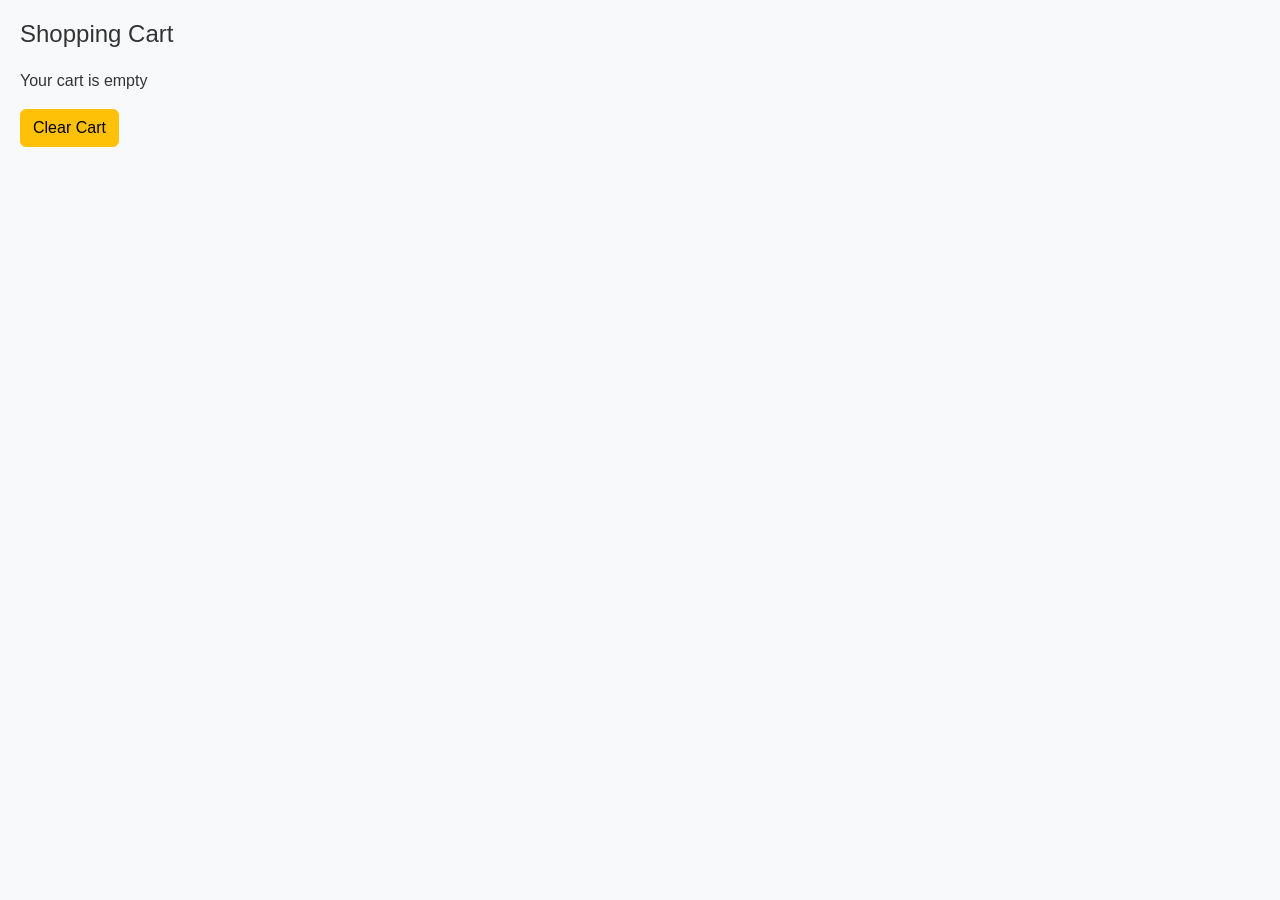
<file: cart.html>
<!DOCTYPE html>
<html lang="en">
<head>
  <meta charset="UTF-8">
  <meta name="viewport" content="width=device-width, initial-scale=1.0">
  <title>Cart Page</title>
  <link href="https://cdn.jsdelivr.net/npm/bootstrap@5.3.3/dist/css/bootstrap.min.css" rel="stylesheet" integrity="sha384-QWTKZyjpPEjISv5WaRU9OFeRpok6YctnYmDr5pNlyT2bRjXh0JMhjY6hW+ALEwIH" crossorigin="anonymous">
  <link rel="stylesheet" href="cart.css">
</head>
<body>

<h2>Shopping Cart</h2>
<div id="cart-items"></div>
<button class="btn btn-warning" onclick="clearCart()">Clear Cart</button>

<script src="g.js"></script>
<script>
  // Function to display cart items on the cart page
function displayCartItems() {
    const cartItemsContainer = document.getElementById('cart-items');
    const cartItems = JSON.parse(localStorage.getItem('cartItems')) || [];
  
    if (cartItems.length === 0) {
      cartItemsContainer.innerHTML = "<p>Your cart is empty</p>";
    } else {
      cartItemsContainer.innerHTML = cartItems
        .map((item, index) => `
          <div class="cart-item">
            <img src="${item.image}" alt="${item.title}" class="cart-item-image">
            <div class="cart-item-details">
              <h5>${item.title}</h5>
              <p>by ${item.description || "Brand"}</p> <!-- Replaced Brand with Description -->
              <p class="stock-status">In stock</p>
              <label>Qty: 
                <select class="quantity-selector" onchange="updateQuantity(${index}, this.value)">
                  <option value="1">1</option>
                  <option value="2">2</option>
                  <option value="3">3</option>
                </select>
              </label>
            </div>
            <div class="cart-item-actions">
              <p class="price">₹${item.price}</p>
              <button onclick="removeItem(${index})" class="btn btn-danger">Delete</button>
              <button onclick="buyNow(${index})" class="btn btn-primary">Buy Now</button> <!-- Updated Buy Now Button -->
            </div>
          </div>
        `)
        .join("");
    }
  }
  
  // Function to buy now and redirect to payment page
  function buyNow(index) {
    const cartItems = JSON.parse(localStorage.getItem('cartItems')) || [];
    const selectedItem = cartItems[index];
  
    // Save product details to localStorage
    localStorage.setItem('product_name', selectedItem.title);
    localStorage.setItem('price', selectedItem.price);
    localStorage.setItem('description', selectedItem.description);  // Store description
    localStorage.setItem('product_id', selectedItem.title); // Or use another unique identifier
    localStorage.setItem('product_img', selectedItem.image); 
  
    // Redirect to the payment page
    window.location.href = 'payment.html';
  }
  

  // Functions to remove item and clear cart
  function removeItem(index) {
    let cartItems = JSON.parse(localStorage.getItem('cartItems')) || [];
    cartItems.splice(index, 1);
    localStorage.setItem('cartItems', JSON.stringify(cartItems));
    displayCartItems();
  }

  function clearCart() {
    localStorage.removeItem('cartItems');
    displayCartItems();
  }

  // Load cart items when the page loads
  document.addEventListener('DOMContentLoaded', displayCartItems);
</script>





<script src="https://cdn.jsdelivr.net/npm/bootstrap@5.3.3/dist/js/bootstrap.bundle.min.js" integrity="sha384-YvpcrYf0tY3lHB60NNkmXc5s9fDVZLESaAA55NDzOxhy9GkcIdslK1eN7N6jIeHz" crossorigin="anonymous"></script>

</body>
</html>
</file>
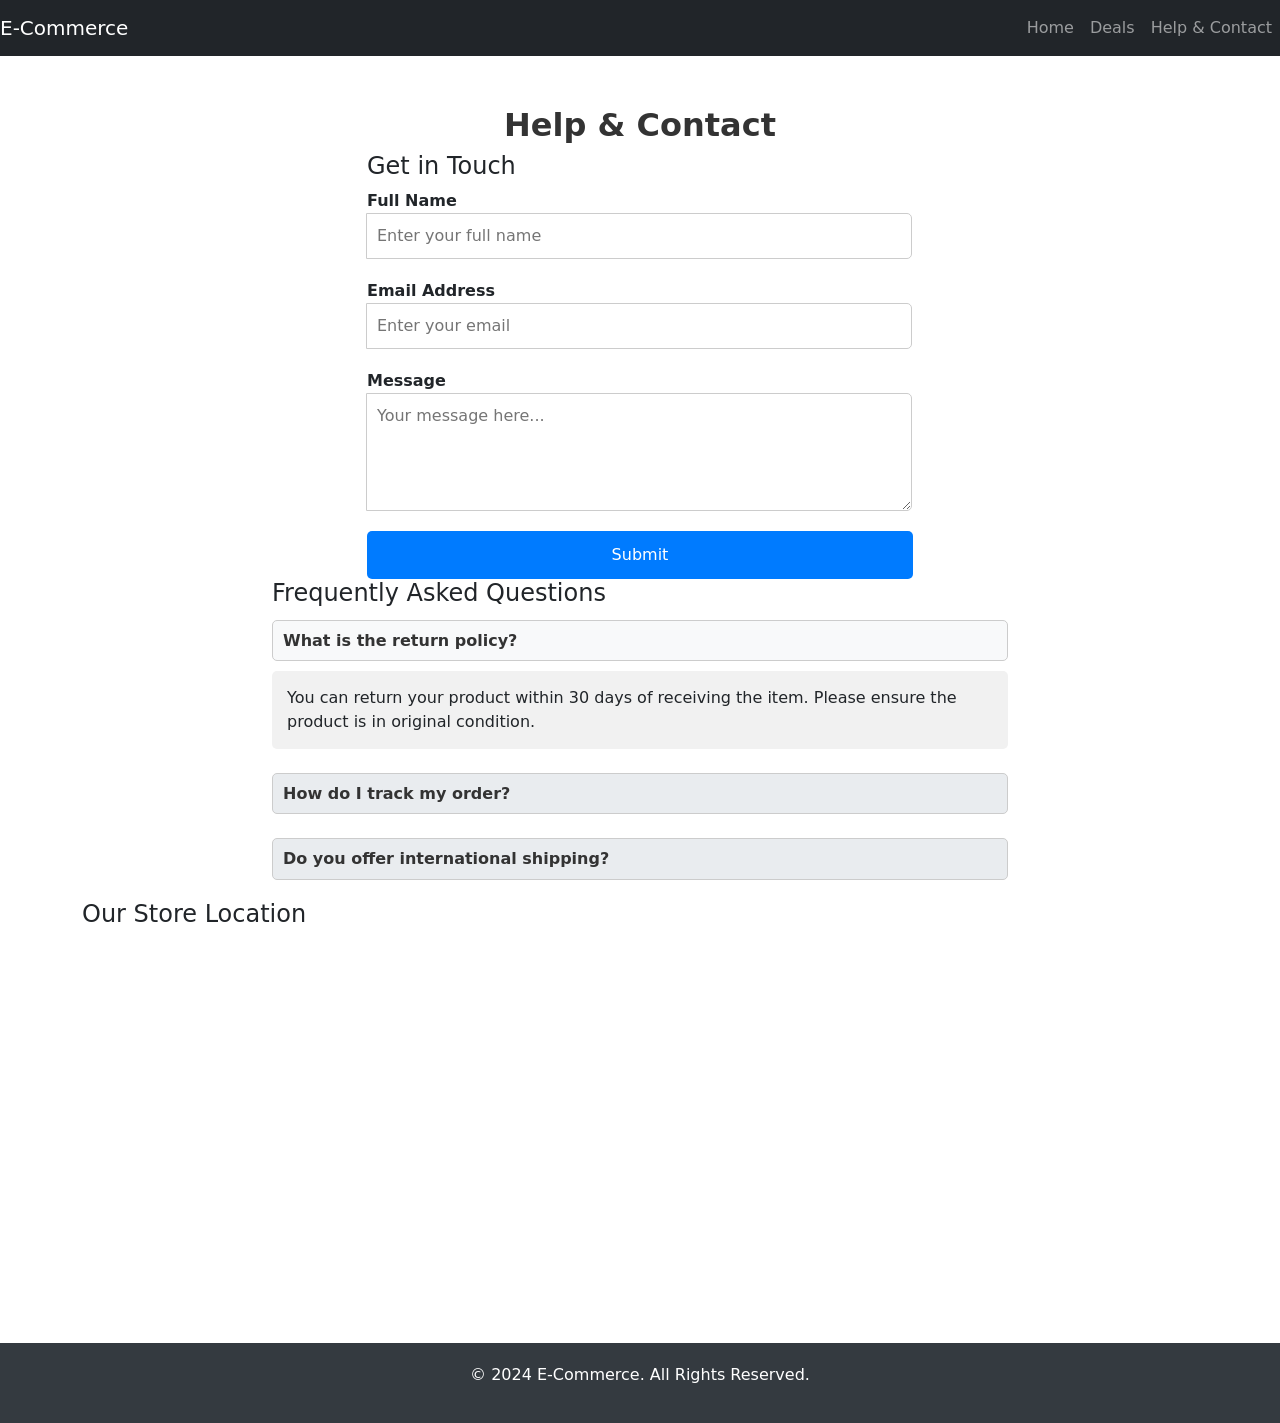
<file: contact.html>
<!DOCTYPE html>
<html lang="en">

<head>
    <meta charset="UTF-8">
    <meta name="viewport" content="width=device-width, initial-scale=1.0">
    <title>Help & Contact - E-Commerce</title>
    <link rel="stylesheet" href="contact.css"> <!-- Link to your custom CSS -->
    <link href="https://cdn.jsdelivr.net/npm/bootstrap@5.3.3/dist/css/bootstrap.min.css" rel="stylesheet">
</head>

<body>
    <!-- Navbar -->
    <nav class="navbar navbar-expand-lg navbar-dark bg-dark">
        <a class="navbar-brand" href="#">E-Commerce</a>
        <button class="navbar-toggler" type="button" data-bs-toggle="collapse" data-bs-target="#navbarNav"
            aria-controls="navbarNav" aria-expanded="false" aria-label="Toggle navigation">
            <span class="navbar-toggler-icon"></span>
        </button>
        <div class="collapse navbar-collapse" id="navbarNav">
            <ul class="navbar-nav ms-auto">
                <li class="nav-item"><a class="nav-link" href="index.html">Home</a></li>
                <li class="nav-item"><a class="nav-link" href="deals.html">Deals</a></li>
                <li class="nav-item active"><a class="nav-link" href="contact.html">Help & Contact</a></li> <!-- Active class for this page -->
            </ul>
        </div>
    </nav>

    <!-- Help & Contact Section -->
    <div class="container main-container">
        <h2 class="section-heading">Help & Contact</h2>

        <!-- Contact Form -->
        <div class="row">
            <div class="col-md-6 offset-md-3">
                <h4 class="form-heading">Get in Touch</h4>
                <form id="contactForm">
                    <div class="input-group">
                        <label for="name" class="label">Full Name</label>
                        <input type="text" class="input" id="name" placeholder="Enter your full name" required>
                    </div>
                    <div class="input-group">
                        <label for="email" class="label">Email Address</label>
                        <input type="email" class="input" id="email" placeholder="Enter your email" required>
                    </div>
                    <div class="input-group">
                        <label for="message" class="label">Message</label>
                        <textarea class="input" id="message" rows="4" placeholder="Your message here..." required></textarea>
                    </div>
                    <button type="submit" class="btn-submit">Submit</button>
                </form>
            </div>
        </div>

        <!-- Frequently Asked Questions (FAQ) -->
        <div class="row faq-section">
            <div class="col-md-8 offset-md-2">
                <h4>Frequently Asked Questions</h4>
                <div class="accordion" id="faqAccordion">
                    <!-- FAQ Item 1 -->
                    <div class="faq-item">
                        <h2 class="faq-header">
                            <button class="faq-button" type="button" data-bs-toggle="collapse" data-bs-target="#collapseOne"
                                aria-expanded="true" aria-controls="collapseOne">
                                What is the return policy?
                            </button>
                        </h2>
                        <div id="collapseOne" class="collapse show" aria-labelledby="headingOne" data-bs-parent="#faqAccordion">
                            <div class="faq-body">
                                You can return your product within 30 days of receiving the item. Please ensure the product is in original condition.
                            </div>
                        </div>
                    </div>
                    <!-- FAQ Item 2 -->
                    <div class="faq-item">
                        <h2 class="faq-header">
                            <button class="faq-button collapsed" type="button" data-bs-toggle="collapse"
                                data-bs-target="#collapseTwo" aria-expanded="false" aria-controls="collapseTwo">
                                How do I track my order?
                            </button>
                        </h2>
                        <div id="collapseTwo" class="collapse" aria-labelledby="headingTwo" data-bs-parent="#faqAccordion">
                            <div class="faq-body">
                                Once your order has been dispatched, you will receive an email with tracking details. You can also check the order status from your account page.
                            </div>
                        </div>
                    </div>
                    <!-- FAQ Item 3 -->
                    <div class="faq-item">
                        <h2 class="faq-header">
                            <button class="faq-button collapsed" type="button" data-bs-toggle="collapse"
                                data-bs-target="#collapseThree" aria-expanded="false" aria-controls="collapseThree">
                                Do you offer international shipping?
                            </button>
                        </h2>
                        <div id="collapseThree" class="collapse" aria-labelledby="headingThree" data-bs-parent="#faqAccordion">
                            <div class="faq-body">
                                Yes, we offer international shipping to most countries. Please check the shipping options during checkout for more details.
                            </div>
                        </div>
                    </div>
                </div>
            </div>
        </div>

        <!-- Optional Map Section (If you have a physical store) -->
        <div class="row map-section">
            <div class="col-md-12">
                <h4>Our Store Location</h4>
                <iframe src="https://www.google.com/maps/embed?pb=!1m18!1m12!1m3!1d3868.4756492904285!2d79.85756257486261!3d14.166896487548282!2m3!1f0!2f0!3f0!3m2!1i1024!2i768!4f13.1!3m3!1m2!1s0x3a4ce3ec9e912349%3A0x5c5d6f2fb3127ae5!2sAudisankara%20College%20of%20Engineering%20%26%20Technology(Autonomous)%2C%20Gudur%20-%20Nellore.!5e0!3m2!1sen!2sin!4v1731071933247!5m2!1sen!2sin" width="100%" height="400" style="border:0;" allowfullscreen="" loading="lazy" referrerpolicy="no-referrer-when-downgrade"></iframe>
            </div>
        </div>

    </div> <!-- End of container -->

    <!-- Footer -->
    <footer class="footer">
        <p>&copy; 2024 E-Commerce. All Rights Reserved.</p>
    </footer>

    <!-- Bootstrap JS and dependencies -->
    <script src="https://cdn.jsdelivr.net/npm/@popperjs/core@2.11.6/dist/umd/popper.min.js"></script>
    <script src="https://cdn.jsdelivr.net/npm/bootstrap@5.3.3/dist/js/bootstrap.min.js"></script>

</body>

</html>
</file>
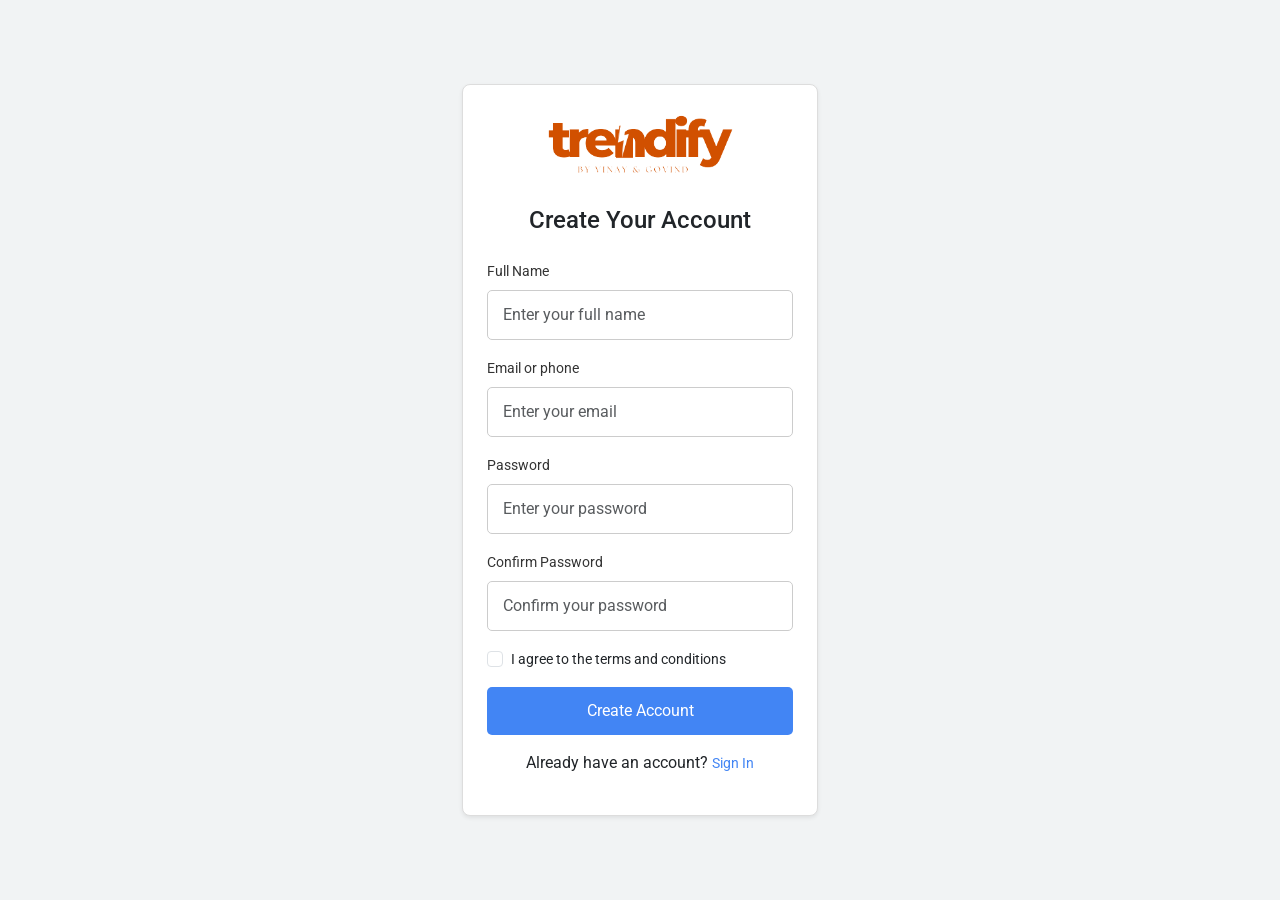
<file: createaccount.html>
<!DOCTYPE html>
<html lang="en">

<head>
    <meta charset="UTF-8">
    <meta name="viewport" content="width=device-width, initial-scale=1.0">
    <title>Create Account</title>
    <!-- Google Font for clean UI -->
    <link href="https://fonts.googleapis.com/css2?family=Roboto:wght@400;500&display=swap" rel="stylesheet">
    <!-- Bootstrap CSS for grid and responsiveness -->
    <link href="https://cdn.jsdelivr.net/npm/bootstrap@5.3.3/dist/css/bootstrap.min.css" rel="stylesheet">
    <link rel="stylesheet" href="createaccount.css">
</head>

<body>
    <div class="container">
        <div class="row justify-content-center align-items-center" style="min-height: 100vh;">
            <div class="col-lg-4 col-md-6 col-sm-8 col-12">
                <div class="card p-4 shadow-sm">
                    <div class="text-center">
                        <img src="images/final-logo-copy.png" alt="Logo" class="logo mb-4">
                    </div>
                    <h2 class="text-center mb-4">Create Your Account</h2>
                    <form>
                        <!-- Full Name input -->
                        <div class="mb-3">
                            <label for="fullName" class="form-label">Full Name</label>
                            <input type="text" class="form-control" id="fullName" placeholder="Enter your full name" required>
                        </div>

                        <!-- Email input -->
                        <div class="mb-3">
                            <label for="email" class="form-label">Email or phone</label>
                            <input type="email" class="form-control" id="email" placeholder="Enter your email" required>
                        </div>

                        <!-- Password input -->
                        <div class="mb-3">
                            <label for="password" class="form-label">Password</label>
                            <input type="password" class="form-control" id="password" placeholder="Enter your password" required>
                        </div>

                        <!-- Confirm Password input -->
                        <div class="mb-3">
                            <label for="confirmPassword" class="form-label">Confirm Password</label>
                            <input type="password" class="form-control" id="confirmPassword" placeholder="Confirm your password" required>
                        </div>

                        <!-- Terms and conditions checkbox -->
                        <div class="mb-3 form-check">
                            <input type="checkbox" class="form-check-input" id="termsCheck" required>
                            <label class="form-check-label" for="termsCheck">I agree to the terms and conditions</label>
                        </div>

                        <!-- Create Account button -->
                        <div class="d-grid gap-2 mb-3">
                            <button type="submit" class="btn btn-primary">Create Account</button>
                        </div>

                        <!-- Already have an account link -->
                        <div class="text-center">
                            <p>Already have an account? <a href="signin.html">Sign In</a></p>
                        </div>
                    </form>
                </div>
            </div>
        </div>
    </div>

    <!-- Bootstrap JS -->
    <script src="https://cdn.jsdelivr.net/npm/@popperjs/core@2.11.6/dist/umd/popper.min.js"></script>
    <script src="https://cdn.jsdelivr.net/npm/bootstrap@5.3.3/dist/js/bootstrap.min.js"></script>
</body>

</html>
</file>
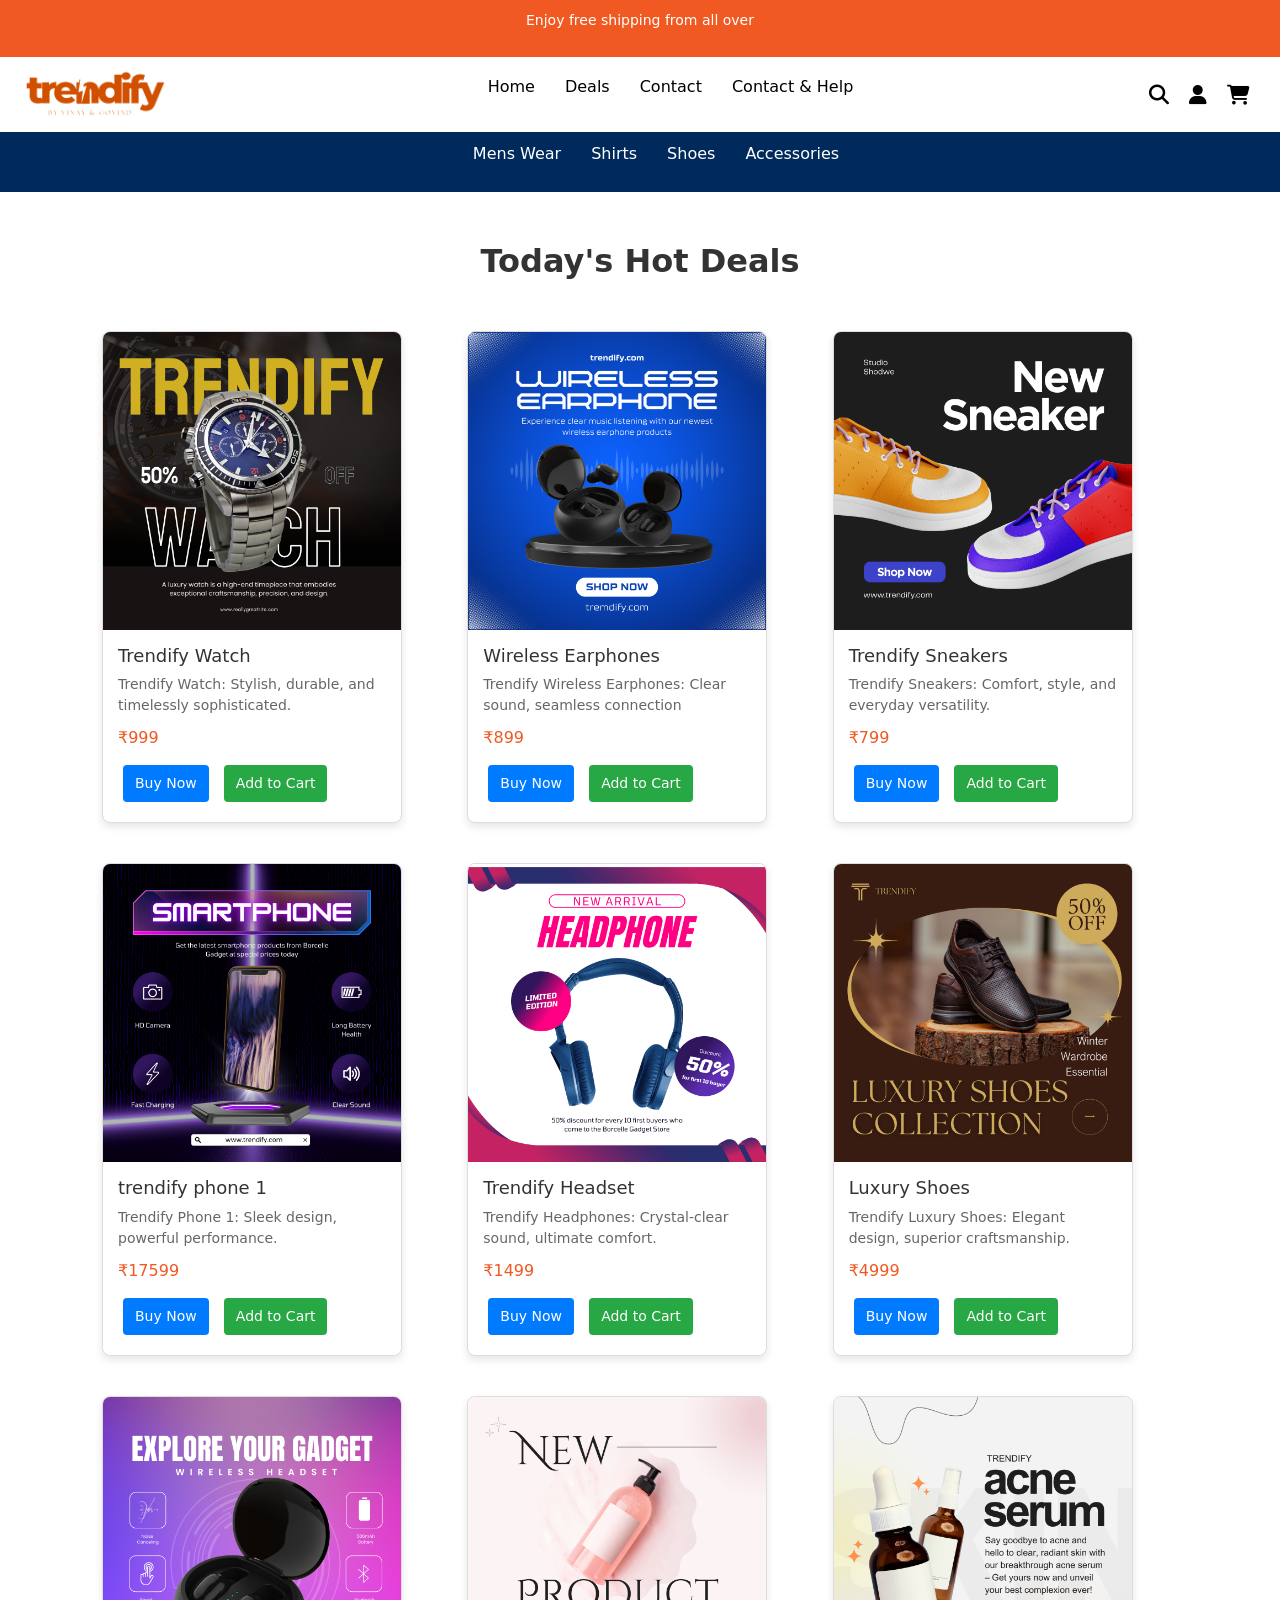
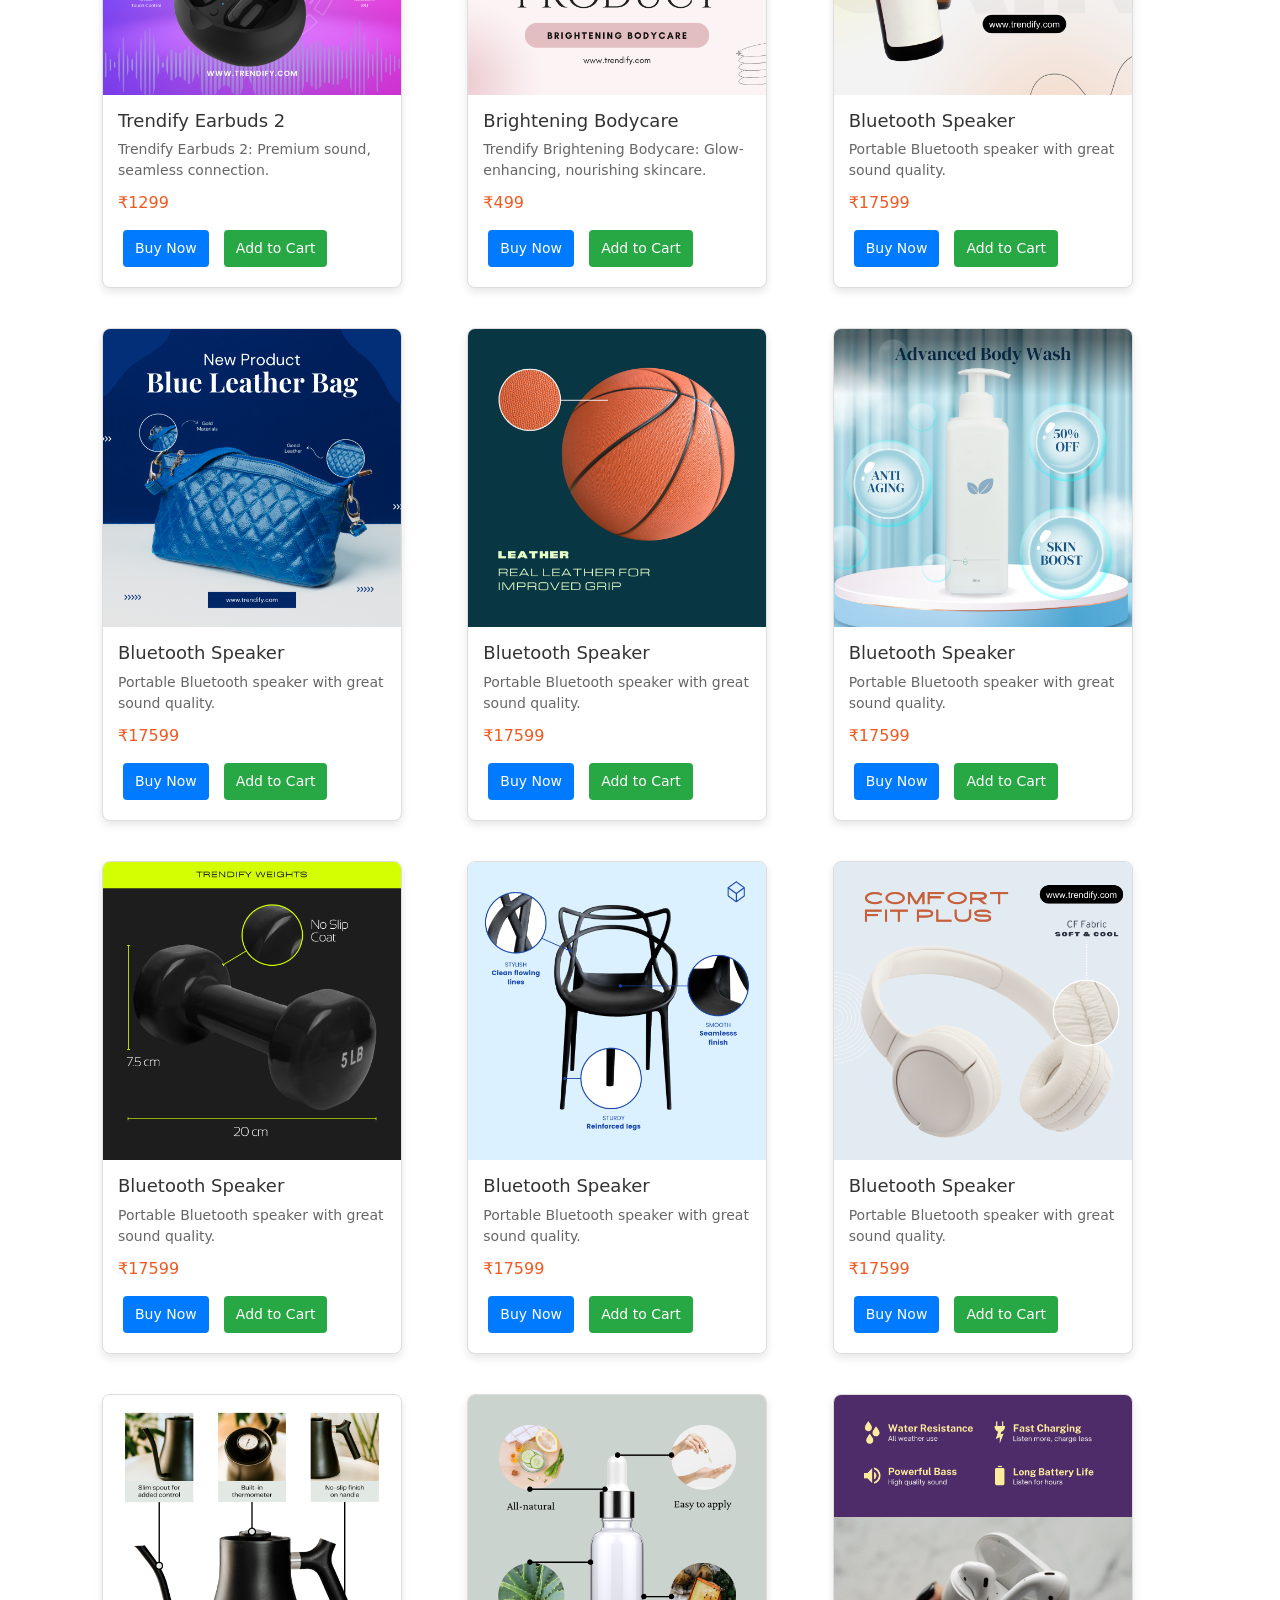
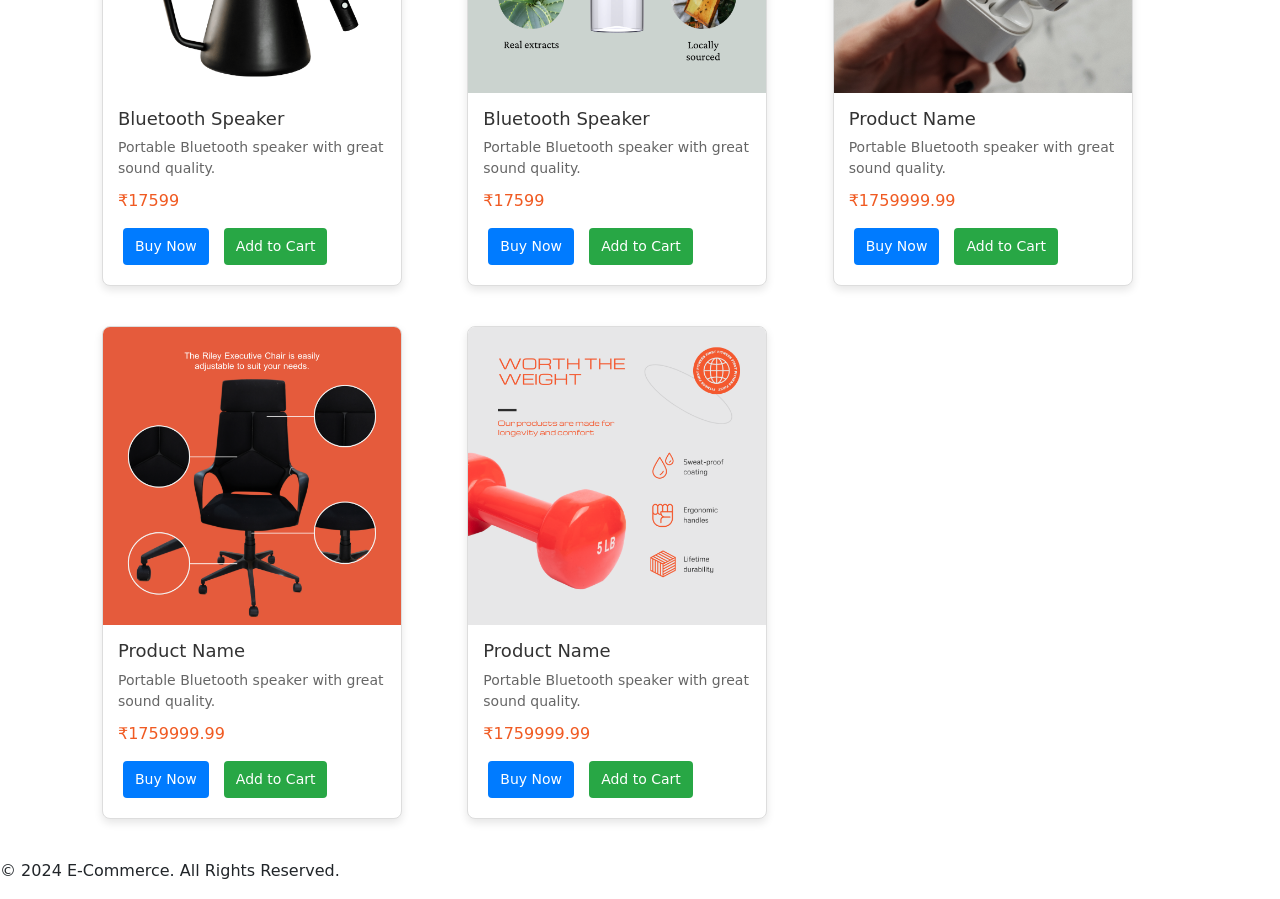
<file: deals.html>
<!DOCTYPE html>
<html lang="en">

<head>
    <meta charset="UTF-8">
    <meta name="viewport" content="width=device-width, initial-scale=1.0">
    <title>Deals - E-Commerce</title>
    <!-- Link to external CSS -->
    <link rel="stylesheet" href="deals.css">
    <!-- Bootstrap (Optional for responsive navbar or other utilities) -->
    <link href="https://cdn.jsdelivr.net/npm/bootstrap@5.3.3/dist/css/bootstrap.min.css" rel="stylesheet">

    <link rel="stylesheet" href="https://cdnjs.cloudflare.com/ajax/libs/font-awesome/6.6.0/css/all.min.css" integrity="sha512-Kc323vGBEqzTmouAECnVceyQqyqdsSiqLQISBL29aUW4U/M7pSPA/gEUZQqv1cwx4OnYxTxve5UMg5GT6L4JJg==" crossorigin="anonymous" referrerpolicy="no-referrer" />
    


</head>

<body>

     <!-- Navbar -->
    <!-- Navbar Container -->
  <div class="navbar-container">
    <!-- Top Banner Section -->
    <div class="top-banner">
      <p>Enjoy free shipping from all over</p>
    </div>

    <!-- Middle Section with Logo, Links, and Icons -->
    <div class="middle-nav">
      <div class="logo">
        <img src="images/final-logo-copy.png" alt="Logo" >
      </div>
      <ul class="nav-links">
        <li><a href="index.html">Home</a></li>
        <li><a href="deals.html">Deals</a></li>
        <li><a href="#">Contact</a></li>
        <li><a href="contact.html">Contact & Help</a></li>
      </ul>
      <div class="icons">
        
        <a href="javascript:void(0);" id="search-icon" onclick="toggleSearch()"><i class="fas fa-search"></i></a>
        <a href="signin.html"><i class="fas fa-user"></i></a>
    <a href="cart.html"><i class="fas fa-shopping-cart"></i></a>
      </div>
      
      <!-- Search Bar (Initially Hidden) -->
      <div class="search-container">
        <input type="text" class="search-bar" id="search-bar" placeholder="Search...">
        <button class="clear-btn" onclick="clearSearch()">
            <i class="fas fa-times"></i> <!-- Clear icon (X) -->
          </button>
      </div>
    </div>

    <!-- Bottom Section with Additional Links -->
    <div class="bottom-nav">
      <ul class="category-links">
        <li><a href="deals.html">Mens Wear</a></li>
        <li><a href="#">Shirts</a></li>
        <li><a href="#">Shoes</a></li>
        <li><a href="#">Accessories</a></li>
      </ul>
    </div>
  </div>

    <!-- Deals Section -->
    <div class="container deal-section">
        <h2 class="deal-heading">Today's Hot Deals</h2>
        <div class="deals-grid">
            <!-- Generate 30 deals (you can duplicate this block) -->
            <!-- Deal Card -->
            <div class="deal-card">
                <img src="images/deals/trendify-watch.png" alt="Product Name">
                <div class="deal-info">
                    <h5 class="deal-title">Trendify Watch</h5>
                    <p class="deal-description">Trendify Watch: Stylish, durable, and timelessly sophisticated.</p>
                    <p class="deal-price">₹999</p>
                    <!-- Buy Now Button with URL Parameters -->
                    <button class="deal-btn" onclick="buyNow('Trendify Watch', 999, 'images/deals/trendify-watch.png', 'Trendify Watch: Stylish, durable, and timelessly sophisticated.')">Buy Now</button>
    <button class="add-to-cart-btn" onclick="addToCart('Trendify Watch', 999, 'images/deals/trendify-watch.png', 'Trendify Watch: Stylish, durable, and timelessly sophisticated.')">Add to Cart</button>
  
                 </div>
            </div>

            <!-- Repeat the deal cards to create 30+ cards -->
            <div class="deal-card">
                <img src="images/deals/wireless-earphones.png" alt="Product Name">
                <div class="deal-info">
                    <h5 class="deal-title">Wireless Earphones</h5>
                    <p class="deal-description">Trendify Wireless Earphones: Clear sound, seamless connection</p>
                    <p class="deal-price">₹899</p>
                    <!-- Buy Now Button with URL Parameters -->
                    <button class="deal-btn" onclick="buyNow('Wireless Earphones', 899, 'images/deals/wireless-earphones.png', 'Trendify Wireless Earphones: Clear sound, seamless connection')">Buy Now</button>
    <button class="add-to-cart-btn" onclick="addToCart('Wireless Earphones', 899, 'images/deals/wireless-earphones.png', 'Trendify Wireless Earphones: Clear sound, seamless connection')">Add to Cart</button>
  
                 </div>
            </div>

            <!-- More Deals (Repeat similar structure to add 30+ deals) -->
            <!-- For brevity, I'm repeating similar structure here -->
            <!-- You can add more blocks like this to reach 30+ deals -->

            <!-- Deal 3 -->
            <div class="deal-card">
                <img src="images/deals/new-snekers.png" alt="Product Name">
                <div class="deal-info">
                    <h5 class="deal-title">Trendify Sneakers</h5>
                    <p class="deal-description">Trendify Sneakers: Comfort, style, and everyday versatility.</p>
                    <p class="deal-price">₹799</p>
                    <!-- Buy Now Button with URL Parameters -->
                    <button class="deal-btn" onclick="buyNow('Trendify Sneakers', 799, 'images/deals/new-snekers.png', 'Trendify Sneakers: Comfort, style, and everyday versatility.')">Buy Now</button>
    <button class="add-to-cart-btn" onclick="addToCart('Trendify Sneakers', 799, 'images/deals/new-snekers.png', 'Trendify Sneakers: Comfort, style, and everyday versatility.')">Add to Cart</button>
  
                 </div>
            </div>


           <div class="deal-card">
                <img src="images/deals/smartphone.png" alt="Product Name">
                <div class="deal-info">
                    <h5 class="deal-title">trendify phone 1</h5>
                    <p class="deal-description">Trendify Phone 1: Sleek design, powerful performance.</p>
                    <p class="deal-price">₹17599</p>
                    <!-- Buy Now Button with URL Parameters -->
                    <button class="deal-btn" onclick="buyNow('Bluetooth Speaker', 17599, 'images/deals/smartphone.png', 'Trendify Phone 1: Sleek design, powerful performance.')">Buy Now</button>
    <button class="add-to-cart-btn" onclick="addToCart('Bluetooth Speaker', 17599, 'images/deals/smartphone.png', 'Trendify Phone 1: Sleek design, powerful performance.')">Add to Cart</button>
  
                 </div>
            </div>

            <div class="deal-card">
                <img src="images/deals/headphones.png" alt="Deal 3">
                <div class="deal-info">
                    <h5 class="deal-title">Trendify Headset</h5>
                    <p class="deal-description">Trendify Headphones: Crystal-clear sound, ultimate comfort.</p>
                    <p class="deal-price">₹1499</p>
                    <button class="deal-btn" onclick="buyNow('Trendify Headset', 1499, 'images/deals/headphones.png', 'Trendify Headphones: Crystal-clear sound, ultimate comfort.')">Buy Now</button>
    <button class="add-to-cart-btn" onclick="addToCart('Trendify Headset', 1499, 'images/deals/headphones.png', 'Trendify Headphones: Crystal-clear sound, ultimate comfort.')">Add to Cart</button>
  
                    
                </div>
            </div>

            <div class="deal-card">
                <img src="images/deals/luxury-shoes.png" alt="Deal 3">
                <div class="deal-info">
                    <h5 class="deal-title">Luxury Shoes</h5>
                    <p class="deal-description">Trendify Luxury Shoes: Elegant design, superior craftsmanship.</p>
                    <p class="deal-price">₹4999</p>
                    <button class="deal-btn" onclick="buyNow('Luxury Shoes', 4999, 'images/deals/luxury-shoes.png', 'Trendify Luxury Shoes: Elegant design, superior craftsmanship.')">Buy Now</button>
    <button class="add-to-cart-btn" onclick="addToCart('Luxury Shoes', 4999, 'images/deals/luxury-shoes.png', 'Trendify Luxury Shoes: Elegant design, superior craftsmanship.')">Add to Cart</button>
  
                    
                </div>
            </div>

            <div class="deal-card">
                <img src="images/deals/earphones-2.png" alt="Deal 3">
                <div class="deal-info">
                    <h5 class="deal-title">Trendify Earbuds 2</h5>
                    <p class="deal-description">Trendify Earbuds 2: Premium sound, seamless connection.</p>
                    <p class="deal-price">₹1299</p>
                    <button class="deal-btn" onclick="buyNow('Trendify Earbuds 2', 1299, 'images/deals/earphones-2.png', 'Trendify Earbuds 2: Premium sound, seamless connection.')">Buy Now</button>
    <button class="add-to-cart-btn" onclick="addToCart('Trendify Earbuds 2', 1299, 'images/deals/earphones-2.png', 'Trendify Earbuds 2: Premium sound, seamless connection.')">Add to Cart</button>
  
                    
                </div>
            </div>

            <div class="deal-card">
                <img src="images/deals/trendify-brightining-bodycare.png" alt="Deal 3">
                <div class="deal-info">
                    <h5 class="deal-title">Brightening Bodycare</h5>
                    <p class="deal-description">Trendify Brightening Bodycare: Glow-enhancing, nourishing skincare.</p>
                    <p class="deal-price">₹499</p>
                    <button class="deal-btn" onclick="buyNow('Brightening Bodycare', 499, 'images/deals/trendify-brightining-bodycare.png', 'Trendify Brightening Bodycare: Glow-enhancing, nourishing skincare.')">Buy Now</button>
    <button class="add-to-cart-btn" onclick="addToCart('Brightening Bodycare', 499, 'images/deals/trendify-brightining-bodycare.png', 'Trendify Brightening Bodycare: Glow-enhancing, nourishing skincare.')">Add to Cart</button>
  
                    
                </div>
            </div>

            <div class="deal-card">
                <img src="images/deals/acne-serum.png" alt="Deal 3">
                <div class="deal-info">
                    <h5 class="deal-title">Bluetooth Speaker</h5>
                    <p class="deal-description">Portable Bluetooth speaker with great sound quality.</p>
                    <p class="deal-price">₹17599</p>
                    <button class="deal-btn" onclick="buyNow('Bluetooth Speaker', 79.99, 'images/deals/acne-serum.png', 'Portable Bluetooth speaker with great sound quality.')">Buy Now</button>
    <button class="add-to-cart-btn" onclick="addToCart('Bluetooth Speaker', 79.99, 'images/deals/acne-serum.png', 'Portable Bluetooth speaker with great sound quality.')">Add to Cart</button>
  
                    
                </div>
            </div>

            <div class="deal-card">
                <img src="images/deals/bag.png" alt="Deal 3">
                <div class="deal-info">
                    <h5 class="deal-title">Bluetooth Speaker</h5>
                    <p class="deal-description">Portable Bluetooth speaker with great sound quality.</p>
                    <p class="deal-price">₹17599</p>
                    <button class="deal-btn" onclick="buyNow('Bluetooth Speaker', 79.99, 'images/deals/bag.png', 'Portable Bluetooth speaker with great sound quality.')">Buy Now</button>
    <button class="add-to-cart-btn" onclick="addToCart('Bluetooth Speaker', 79.99, 'images/deals/bag.png', 'Portable Bluetooth speaker with great sound quality.')">Add to Cart</button>
  
                    
                </div>
            </div>

            <div class="deal-card">
                <img src="images/deals/basketball.png" alt="Deal 3">
                <div class="deal-info">
                    <h5 class="deal-title">Bluetooth Speaker</h5>
                    <p class="deal-description">Portable Bluetooth speaker with great sound quality.</p>
                    <p class="deal-price">₹17599</p>
                    <button class="deal-btn" onclick="buyNow('Bluetooth Speaker', 79.99, 'images/deals/basketball.png', 'Portable Bluetooth speaker with great sound quality.')">Buy Now</button>
    <button class="add-to-cart-btn" onclick="addToCart('Bluetooth Speaker', 79.99, 'images/deals/basketball.png', 'Portable Bluetooth speaker with great sound quality.')">Add to Cart</button>
  
                    
                </div>
            </div>

            <div class="deal-card">
                <img src="images/deals/bodywash-3.png" alt="Deal 3">
                <div class="deal-info">
                    <h5 class="deal-title">Bluetooth Speaker</h5>
                    <p class="deal-description">Portable Bluetooth speaker with great sound quality.</p>
                    <p class="deal-price">₹17599</p>
                   <button class="deal-btn" onclick="buyNow('Bluetooth Speaker', 79.99, 'images/deals/bodywash-3.png', 'Portable Bluetooth speaker with great sound quality.')">Buy Now</button>
    <button class="add-to-cart-btn" onclick="addToCart('Bluetooth Speaker', 79.99, 'images/deals/bodywash-3.png', 'Portable Bluetooth speaker with great sound quality.')">Add to Cart</button>
  
                    
                </div>
            </div>

            <div class="deal-card">
                <img src="images/deals/dumbell-1.png" alt="Deal 3">
                <div class="deal-info">
                    <h5 class="deal-title">Bluetooth Speaker</h5>
                    <p class="deal-description">Portable Bluetooth speaker with great sound quality.</p>
                    <p class="deal-price">₹17599</p>
                    <button class="deal-btn" onclick="buyNow('Bluetooth Speaker', 79.99, 'images/deals/dumbell-1.png', 'Portable Bluetooth speaker with great sound quality.')">Buy Now</button>
    <button class="add-to-cart-btn" onclick="addToCart('Bluetooth Speaker', 79.99, 'images/deals/dumbell-1.png', 'Portable Bluetooth speaker with great sound quality.')">Add to Cart</button>
  
                    
                </div>
            </div>

            <div class="deal-card">
                <img src="images/deals/stylish-chair.png" alt="Deal 3">
                <div class="deal-info">
                    <h5 class="deal-title">Bluetooth Speaker</h5>
                    <p class="deal-description">Portable Bluetooth speaker with great sound quality.</p>
                    <p class="deal-price">₹17599</p>
                    <button class="deal-btn" onclick="buyNow('Bluetooth Speaker', 79.99, 'images/deals/stylish-chair.png', 'Portable Bluetooth speaker with great sound quality.')">Buy Now</button>
    <button class="add-to-cart-btn" onclick="addToCart('Bluetooth Speaker', 79.99, 'images/deals/stylish-chair.png', 'Portable Bluetooth speaker with great sound quality.')">Add to Cart</button>
  
                    
                </div>
            </div>

            <div class="deal-card">
                <img src="images/deals/headset-2.png" alt="Deal 3">
                <div class="deal-info">
                    <h5 class="deal-title">Bluetooth Speaker</h5>
                    <p class="deal-description">Portable Bluetooth speaker with great sound quality.</p>
                    <p class="deal-price">₹17599</p>
                    <button class="deal-btn" onclick="buyNow('Bluetooth Speaker', 79.99, 'images/deals/headset-2.png', 'Portable Bluetooth speaker with great sound quality.')">Buy Now</button>
    <button class="add-to-cart-btn" onclick="addToCart('Bluetooth Speaker', 79.99, 'images/deals/headset-2.png', 'Portable Bluetooth speaker with great sound quality.')">Add to Cart</button>
  
                    
                </div>
            </div>

            <div class="deal-card">
                <img src="images/deals/kettle.png" alt="Deal 3">
                <div class="deal-info">
                    <h5 class="deal-title">Bluetooth Speaker</h5>
                    <p class="deal-description">Portable Bluetooth speaker with great sound quality.</p>
                    <p class="deal-price">₹17599</p>
                    <button class="deal-btn" onclick="buyNow('Bluetooth Speaker', 79.99, 'images/deals/kettle.png', 'Portable Bluetooth speaker with great sound quality.')">Buy Now</button>
    <button class="add-to-cart-btn" onclick="addToCart('Bluetooth Speaker', 79.99, 'images/deals/kettle.png', 'Portable Bluetooth speaker with great sound quality.')">Add to Cart</button>
  
                 </div>
            </div>

            <div class="deal-card">
                <img src="images/deals/lotion-2.png" alt="Deal 3">
                <div class="deal-info">
                    <h5 class="deal-title">Bluetooth Speaker</h5>
                    <p class="deal-description">Portable Bluetooth speaker with great sound quality.</p>
                    <p class="deal-price">₹17599</p>
                    <button class="deal-btn" onclick="buyNow('Bluetooth Speaker', 79.99, 'images/deals/lotion-2.png', 'Portable Bluetooth speaker with great sound quality.')">Buy Now</button>
    <button class="add-to-cart-btn" onclick="addToCart('Bluetooth Speaker', 79.99, 'images/deals/lotion-2.png', 'Portable Bluetooth speaker with great sound quality.')">Add to Cart</button>
  
                </div>
            </div>

            
                <div class="deal-card">
                    <img src="images/deals/earphones-3.png" alt="Product Name">
                    <div class="deal-info">
                        <h5 class="deal-title">Product Name</h5>
                        <p class="deal-description">Portable Bluetooth speaker with great sound quality.</p>
                        <p class="deal-price">₹1759999.99</p>
                        <!-- Buy Now Button with URL Parameters -->
                        <button class="deal-btn" onclick="buyNow('Bluetooth Speaker', 79.99, 'images/deals/earphones-3.png', 'Portable Bluetooth speaker with great sound quality.')">Buy Now</button>
    <button class="add-to-cart-btn" onclick="addToCart('Bluetooth Speaker', 79.99, 'images/deals/earphones-3.png', 'Portable Bluetooth speaker with great sound quality.')">Add to Cart</button>
  
                     </div>
                </div>
           
            <div class="deal-card">
                <img src="images/deals/office-chair.png" alt="Product Name">
                <div class="deal-info">
                    <h5 class="deal-title">Product Name</h5>
                    <p class="deal-description">Portable Bluetooth speaker with great sound quality.</p>
                    <p class="deal-price">₹1759999.99</p>
                    <!-- Buy Now Button with URL Parameters -->
                    <button class="deal-btn" onclick="buyNow('Bluetooth Speaker', 79.99, 'images/deals/office-chair.png', 'Portable Bluetooth speaker with great sound quality.')">Buy Now</button>
    <button class="add-to-cart-btn" onclick="addToCart('Bluetooth Speaker', 79.99, 'images/deals/office-chair.png', 'Portable Bluetooth speaker with great sound quality.')">Add to Cart</button>
  
                 </div>
            </div>
        

        <div class="deal-card">
                    <img src="images/deals/dumbell-2.png" alt="Product Name">
                    <div class="deal-info">
                        <h5 class="deal-title">Product Name</h5>
                        <p class="deal-description">Portable Bluetooth speaker with great sound quality.</p>
                        <p class="deal-price">₹1759999.99</p>
                        <!-- Buy Now Button with URL Parameters -->
                        <button class="deal-btn" onclick="buyNow('Bluetooth Speaker', 79.99, 'images/deals/dumbell-2.png', 'Portable Bluetooth speaker with great sound quality.')">Buy Now</button>
    <button class="add-to-cart-btn" onclick="addToCart('Bluetooth Speaker', 79.99, 'images/deals/dumbell-2.png', 'Portable Bluetooth speaker with great sound quality.')">Add to Cart</button>
  
                     </div>
                </div>
            
            <!-- Continue adding deals up to 30 -->
        </div>
    </div>

    <!-- Footer -->
    <footer>
        <p>&copy; 2024 E-Commerce. All Rights Reserved.</p>
    </footer>

    <!-- Bootstrap JS and dependencies -->
    <script src="https://cdn.jsdelivr.net/npm/@popperjs/core@2.11.6/dist/umd/popper.min.js"></script>
    <script src="https://cdn.jsdelivr.net/npm/bootstrap@5.3.3/dist/js/bootstrap.min.js"></script>
    <script src="g.js"></script>
<script>
// Function to handle the "Buy Now" button click
function buyNow(title, price, image, description) {
  // Save product details to localStorage for the payment page
  localStorage.setItem('product_name', title);
  localStorage.setItem('price', price);
  localStorage.setItem('description', description);  // Store description
  localStorage.setItem('product_id', title); // Or use another unique identifier (e.g., product ID)
  localStorage.setItem('product_img', image);

  // Redirect to the payment page
  window.location.href = 'payment.html';
}

// Function to add item to cart
function addToCart(title, price, image, description) {
  const cartItems = JSON.parse(localStorage.getItem('cartItems')) || [];
  const newItem = {
    title: title,
    price: price,
    image: image,
    description: description  // Include the description
  };

  cartItems.push(newItem);
  localStorage.setItem('cartItems', JSON.stringify(cartItems));

  alert("Item added to cart!");
}
</script>
</body>

</html>
</file>
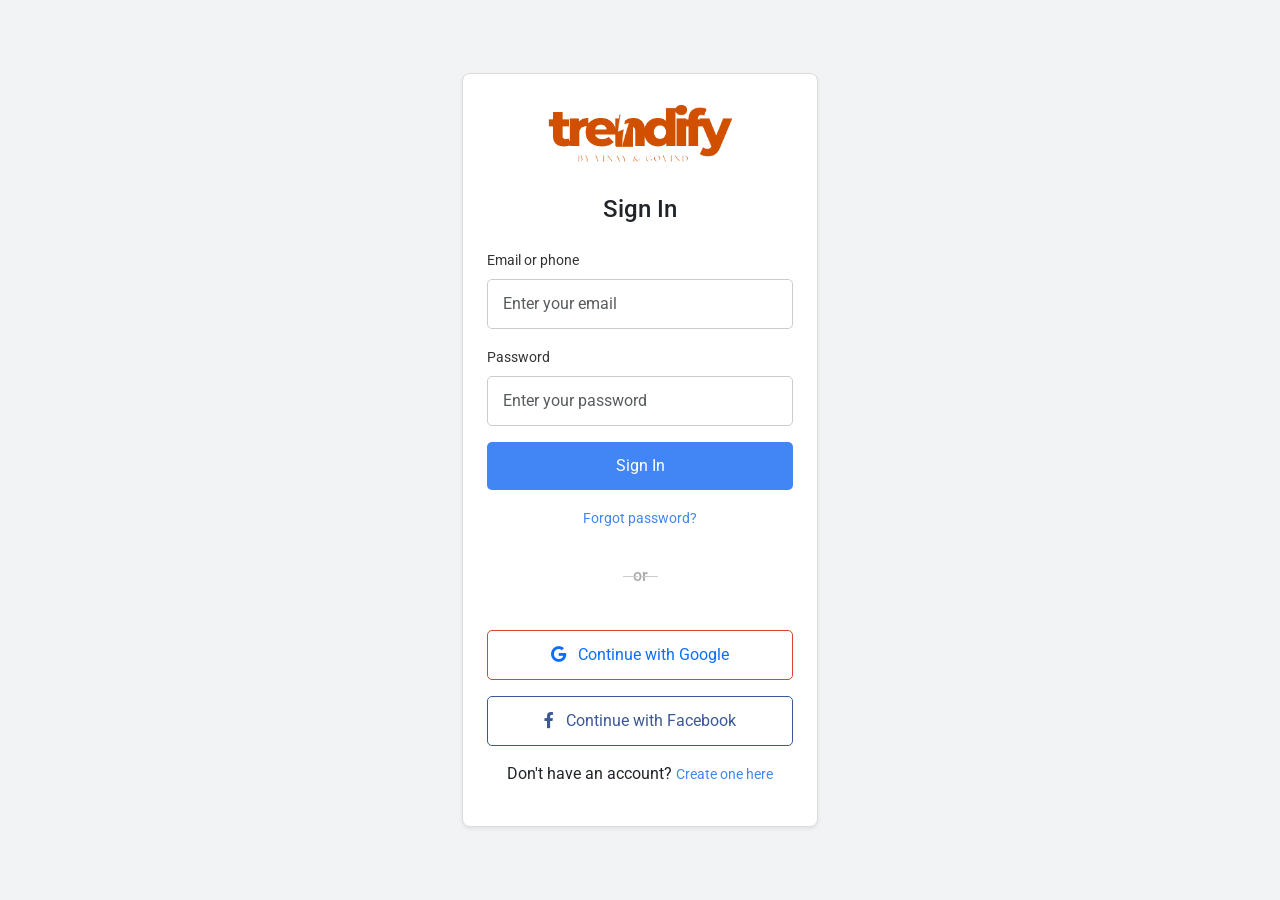
<file: signin.html>
<!DOCTYPE html>
<html lang="en">

<head>
    <meta charset="UTF-8">
    <meta name="viewport" content="width=device-width, initial-scale=1.0">
    <title>Sign In</title>
    <!-- Google Font for clean UI -->
    <link href="https://fonts.googleapis.com/css2?family=Roboto:wght@400;500&display=swap" rel="stylesheet">
    <!-- Bootstrap CSS for grid and responsiveness -->
    <link href="https://cdn.jsdelivr.net/npm/bootstrap@5.3.3/dist/css/bootstrap.min.css" rel="stylesheet">
    <!-- Font Awesome for social media icons -->
    <link href="https://cdnjs.cloudflare.com/ajax/libs/font-awesome/6.0.0-beta3/css/all.min.css" rel="stylesheet">
    <link rel="stylesheet" href="signin.css">
    <script src="https://www.google.com/recaptcha/api.js" async defer></script>
</head>

<body>
    <div class="container">
        <div class="row justify-content-center align-items-center" style="min-height: 100vh;">
            <div class="col-lg-4 col-md-6 col-sm-8 col-12">
                <div class="card p-4 shadow-sm">
                    <div class="text-center">
                        <img src="images/final-logo-copy.png" alt="Google Logo" class="logo mb-4">
                    </div>
                    <h2 class="text-center mb-4">Sign In</h2>
                    <form id="signinForm" onsubmit="return validateCaptcha()">
                        <!-- Email input -->
                        <div class="mb-3">
                            <label for="email" class="form-label">Email or phone</label>
                            <input type="email" class="form-control" id="email" placeholder="Enter your email" required>
                        </div>

                        <!-- Password input -->
                        <div class="mb-3">
                            <label for="password" class="form-label">Password</label>
                            <input type="password" class="form-control" id="password" placeholder="Enter your password" required>
                        </div>

                        <div class="mb-3 g-recaptcha" data-sitekey="6LfdTHoqAAAAACgI9hDZ3QE74lGv7-2stIZk97Nd"></div>

                        <!-- Sign-in button -->
                        <div class="d-grid gap-2 mb-3">
                            <button type="submit" class="btn btn-primary">Sign In</button>
                        </div>

                        <!-- Forgot password link -->
                        <div class="text-center mb-4">
                            <a href="#">Forgot password?</a>
                        </div>

                        <!-- Divider -->
                        <div class="text-center mb-4">
                            <span class="divider-text">or</span>
                        </div>

                        <!-- Sign in with Google Button -->
                        <div class="d-grid gap-2 mb-3">
                            <a href="google.html" class="google-link container">
                            <button type="button" class="btn btn-outline-danger">
                                <i class="fab fa-google me-2"></i> Continue with Google</a>
                            </button>
                            
                            
                        </div>

                        <!-- Sign in with Facebook Button -->
                        <div class="d-grid gap-2 mb-3">
                            <button type="button" class="btn btn-outline-primary">
                                <i class="fab fa-facebook-f me-2"></i> Continue with Facebook
                            </button>
                        </div>

                        <!-- Create account link -->
                        <div class="text-center">
                            <p>Don't have an account? <a href="createaccount.html">Create one here</a></p>
                        </div>
                    </form>
                </div>
            </div>
        </div>
    </div>

    <script>
        function validateCaptcha() {
            const captchaResponse = grecaptcha.getResponse();
            if (captchaResponse.length === 0) {
                alert("Please complete the CAPTCHA.");
                return false; // Prevent form submission
            }
            return true; // Allow form submission
        }
    </script>

    <!-- Bootstrap JS -->
    <script src="https://cdn.jsdelivr.net/npm/@popperjs/core@2.11.6/dist/umd/popper.min.js"></script>
    <script src="https://cdn.jsdelivr.net/npm/bootstrap@5.3.3/dist/js/bootstrap.min.js"></script>
</body>

</html>
</file>
<file: cart.css>
/* Reset */
* {
    margin: 0;
    padding: 0;
    box-sizing: border-box;
  }
  
  body {
    font-family: Arial, sans-serif;
    padding: 20px;
    background-color: #f8f9fa;
    color: #333;
  }
  
  h2 {
    font-size: 24px;
    margin-bottom: 20px;
  }
  
  /* Cart Page Styling */
  #cart-items {
    max-width: 800px;
    margin-top: 20px;
    padding: 0;
  }
  
  .cart-item {
    display: flex;
    align-items: center;
    justify-content: space-between;
    padding: 15px;
    border-bottom: 1px solid #ddd;
    background-color: #ffffff;
    margin-bottom: 10px;
    transition: transform 0.2s ease, box-shadow 0.2s ease;
  }
  
  .cart-item:hover {
    transform: translateY(-5px);
    box-shadow: 0 4px 8px rgba(0, 0, 0, 0.15);
  }
  
  .cart-item-image {
    width: 100px;
    height: auto;
    margin-right: 20px;
  }
  
  .cart-item-details {
    flex-grow: 1;
    padding: 0 15px;
  }
  
  .cart-item-details h5 {
    font-size: 18px;
    color: #333;
    margin: 0 0 5px;
  }
  
  .cart-item-details p {
    font-size: 14px;
    color: #666;
    margin: 5px 0;
  }
  
  .stock-status {
    color: green;
    font-weight: bold;
  }
  
  .quantity-selector {
    font-size: 14px;
    padding: 5px;
    margin-top: 5px;
  }
  
  .cart-item-actions {
    text-align: right;
  }
  
  .price {
    font-size: 20px;
    color: #333;
    font-weight: bold;
  }
  
  .delete-btn {
    color: #dc3545;
    background: none;
    border: none;
    cursor: pointer;
    font-size: 14px;
    margin-top: 10px;
  }
  
  .delete-btn:hover {
    text-decoration: underline;
  }
  
  .buy-now-btn {
    color: #007bff;
    background: none;
    border: none;
    cursor: pointer;
    font-size: 14px;
    margin-top: 10px;
  }
  
  .buy-now-btn:hover {
    text-decoration: underline;
  }
  
  /* Responsive Design for Cart Page */
  @media (max-width: 768px) {
    .cart-item {
      flex-direction: column;
      align-items: flex-start;
    }
  
    .cart-item h5,
    .cart-item p {
      margin-bottom: 5px;
    }
  }
  
  @media (max-width: 480px) {
    .cart-item h5 {
      font-size: 16px;
    }
  
    .cart-item p {
      font-size: 14px;
    }
  
    .delete-btn,
    .buy-now-btn {
      font-size: 12px;
    }
  
    .cart-item button {
      padding: 4px 8px;
      font-size: 12px;
    }
  
    .quantity-selector {
      font-size: 12px;
    }
  
    .price {
      font-size: 18px;
    }
  }
</file>
<file: contact.css>
/* styles.css */

/* General Body and Layout */
body {
    font-family: Arial, sans-serif;
    background-color: #f8f9fa;
    margin: 0;
    padding: 0;
}

/* Container */
.main-container {
    margin-top: 50px;
}

/* Section Heading */
.section-heading {
    text-align: center;
    font-size: 32px;
    font-weight: bold;
    color: #333;
}

/* Form */
.input-group {
    margin-bottom: 20px;
}

.label {
    font-size: 16px;
    font-weight: bold;
}

.input {
    width: 100%;
    padding: 10px;
    font-size: 16px;
    border-radius: 5px;
    border: 1px solid #ccc;
}

.btn-submit {
    width: 100%;
    padding: 12px;
    font-size: 16px;
    background-color: #007bff;
    color: #fff;
    border: none;
    border-radius: 5px;
    cursor: pointer;
}

.btn-submit:hover {
    background-color: #0056b3;
}

/* FAQ Section */
.faq-section {
    margin-top: 40px;
}

.faq-item {
    margin-bottom: 20px;
}

.faq-header .faq-button {
    font-size: 16px;
    font-weight: bold;
    color: #333;
    background-color: #f8f9fa;
    border: 1px solid #ccc;
    width: 100%;
    text-align: left;
    padding: 10px;
    border-radius: 5px;
}

.faq-body {
    padding: 15px;
    background-color: #f1f1f1;
    border-radius: 5px;
    margin-top: 10px;
}

.faq-button.collapsed {
    background-color: #e9ecef;
}

/* Map Section */
.map-section {
    margin-top: 50px;
}

/* Footer */
.footer {
    background-color: #343a40;
    color: white;
    text-align: center;
    padding: 20px;
}
</file>
<file: createaccount.css>
/* Global Styles */
body {
    font-family: 'Roboto', sans-serif;
    background-color: #f1f3f4;
    margin: 0;
    padding: 0;
    height: 100%;
}

.container-fluid {
    display: flex;
    justify-content: center;
    align-items: center;
    height: 100vh;
    padding: 0;
}

.card {
    background-color: #fff;
    border: 1px solid #ddd;
    border-radius: 8px;
    box-shadow: 0 2px 6px rgba(0, 0, 0, 0.1);
    padding: 30px;
    width: 100%;
    max-width: 450px; /* Set a max-width for the card */
}

.logo {
    width: 200px;
    margin-bottom: 20px;
}

h2 {
    font-weight: 500;
    font-size: 24px;
}

.form-label {
    font-size: 14px;
    font-weight: 400;
    color: #333;
}

.form-control {
    border-radius: 5px;
    font-size: 16px;
    padding: 12px 15px;
    border: 1px solid #ccc;
}

.form-control:focus {
    border-color: #4285f4;
    box-shadow: 0 0 0 0.2rem rgba(66, 133, 244, 0.25);
}

.btn-primary {
    background-color: #4285f4;
    border: none;
    font-size: 16px;
    padding: 12px 0;
    border-radius: 5px;
}

.btn-primary:hover {
    background-color: #3367d6;
}

.text-center a {
    font-size: 14px;
    color: #4285f4;
    text-decoration: none;
}

.text-center a:hover {
    text-decoration: underline;
}

.form-check-label {
    font-size: 14px;
}

.divider-text {
    position: relative;
    display: inline-block;
    padding: 10px;
    font-weight: 500;
    color: #aaa;
}

.divider-text::before,
.divider-text::after {
    content: '';
    position: absolute;
    top: 50%;
    width: 45%;
    border-bottom: 1px solid #ccc;
}

.divider-text::before {
    left: 0;
}

.divider-text::after {
    right: 0;
}

/* Mobile responsiveness */
@media (max-width: 576px) {
    .logo {
        width: 150px;
    }

    h2 {
        font-size: 22px;
    }

    .card {
        padding: 20px;
    }

    .form-control {
        padding: 10px;
    }
}
</file>
<file: deals.css>
/* styles.css */


/* Navbar Container */
.navbar-container {
    width: 100%;
    position: relative;
  }
  
  /* Top Banner Section */
  .top-banner {
    background-color: #f05a22;
    color: white;
    text-align: center;
    padding: 10px;
    font-size: 14px;
  }
  
  /* Middle Section */
  .middle-nav {
    display: flex;
    justify-content: space-between;
    align-items: center;
    padding: 10px 20px;
    background-color: #ffffff;
    position: relative;
  }
  
  .logo img {
    width: 150px; /* Adjust logo size */
  }
  
  .nav-links {
    display: flex;
    list-style: none;
  }
  
  .nav-links li {
    margin: 0 15px;
  }
  
  .nav-links a {
    color: #000;
    text-decoration: none;
    font-size: 16px;
  }
  
  .nav-links a:hover {
    color: #f05a22;
  }
  
  .icons {
    display: flex;
    align-items: center;
  }
  
  .icons a {
    color: #000;
    margin: 0 10px;
    font-size: 20px;
  }
  
  .icons a:hover {
    color: #f05a22;
  }
  
  /* Search Bar Container */
  .search-container {
    display: none; /* Hidden initially */
    position: absolute;
    left: 0;
    top: 50%;
    transform: translateY(-50%);
    transition: width 0.3s ease;
    width: 0; /* Start with 0 width */
    background-color: white;
    border: 1px solid #ccc;
    border-radius: 4px;
    z-index: 1000; /* Make sure it appears above other content */
  }
  
  .search-container.active {
    display: block; /* Show search bar when active */
    width: calc(100% - 150px);
   
  }
  
  .search-bar {
    width: 100%;
    
    padding: 10px;
    font-size: 16px;
    border: none;
    outline: none;
    border-radius: 4px;
    padding-right: 30px; /* Space for clear button */
}

/* Style for the Clear Button */
.clear-btn {
  position: absolute;
  right: 10px;
  top: 50%;
  transform: translateY(-50%);
  background: none;
  border: none;
  color: #888;
  font-size: 20px;
  cursor: pointer;
}

.clear-btn:hover {
  color: #f05a22; /* Change color on hover */
}
  
  
  .search-bar:focus {
    outline: none;
    border-color: #f05a22;
  }
  
  /* Bottom Section */
  .bottom-nav {
    background-color: #002a5c;
    padding: 10px;
  }
  
  .category-links {
    display: flex;
    list-style: none;
    justify-content: center;
  }
  
  .category-links li {
    margin: 0 15px;
  }
  
  .category-links a {
    color: white;
    text-decoration: none;
    font-size: 16px;
  }
  
  .category-links a:hover {
    color: #f05a22;
  }
  

/* General Body and Layout */
body {
    font-family: Arial, sans-serif;
    background-color: #f8f9fa;
    margin: 0;
    padding: 0;
}

.deal-section {
    margin-top: 50px;
}

.deal-heading {
    text-align: center;
    margin-bottom: 30px;
    font-size: 32px; /* Changed to px */
    font-weight: bold;
    color: #333;
}

/* CSS Grid for Deals */
.deals-grid {
    display: grid;
    grid-template-columns: repeat(auto-fill, minmax(280px, 1fr)); /* Responsive grid layout with fixed min size */
    gap: 20px; /* Space between cards */
    padding: 20px;
}

.deal-card {
    background-color: #ffffff;
    border: 1px solid #ddd;
    border-radius: 8px;
    overflow: hidden;
    width: 300px;
    margin-bottom: 20px;
    box-shadow: 0 4px 8px rgba(0, 0, 0, 0.1);
    transition: transform 0.3s ease, box-shadow 0.3s ease;
  }
  
  .deal-card:hover {
    transform: translateY(-5px);
    box-shadow: 0 8px 16px rgba(0, 0, 0, 0.15);
  }
  
  .deal-card img {
    width: 100%;
    height: auto;
  }
  
  .deal-info {
    padding: 15px;
  }
  
  .deal-title {
    font-size: 18px;
    margin-bottom: 8px;
    color: #333;
  }
  
  .deal-description {
    font-size: 14px;
    color: #666;
    margin-bottom: 10px;
  }
  
  .deal-price {
    font-size: 16px;
    color: #f05a22;
    margin-bottom: 10px;
  }
  
  /* Button Styling */
  .deal-btn,
  .add-to-cart-btn {
    display: inline-block;
    padding: 8px 12px;
    margin: 5px;
    font-size: 14px;
    color: #fff;
    border: none;
    border-radius: 4px;
    cursor: pointer;
    transition: background-color 0.3s ease;
  }
  
  .deal-btn {
    background-color: #007bff;
  }
  
  .add-to-cart-btn {
    background-color: #28a745;
  }
  
  .deal-btn:hover {
    background-color: #0056b3;
  }
  
  .add-to-cart-btn:hover {
    background-color: #218838;
  }
  
  /* Responsive Design for Deal Page */
  @media (max-width: 768px) {
    .deal-card {
      width: 100%;
    }
  }
  
  @media (max-width: 480px) {
    .deal-title {
      font-size: 16px;
    }
  
    .deal-description {
      font-size: 12px;
    }
  
    .deal-price {
      font-size: 14px;
    }
  
    .deal-btn,
    .add-to-cart-btn {
      padding: 6px 10px;
      font-size: 12px;
    }
  }
</file>
<file: signin.css>
/* Global Styles */
body {
    font-family: 'Roboto', sans-serif;
    background-color: #f1f3f4;
    margin: 0;
    padding: 0;
    height: 100%;
}

.container-fluid {
    display: flex;
    justify-content: center;
    align-items: center;
    height: 100vh;
    padding: 0;
}

.card {
    background-color: #fff;
    border: 1px solid #ddd;
    border-radius: 8px;
    box-shadow: 0 2px 6px rgba(0, 0, 0, 0.1);
    padding: 30px;
    width: 100%;
    max-width: 450px;
}

.logo {
    width: 200px;
    margin-bottom: 20px;
}

h2 {
    font-weight: 500;
    font-size: 24px;
}

.form-label {
    font-size: 14px;
    font-weight: 400;
    color: #333;
}

.form-control {
    border-radius: 5px;
    font-size: 16px;
    padding: 12px 15px;
    border: 1px solid #ccc;
}

.form-control:focus {
    border-color: #4285f4;
    box-shadow: 0 0 0 0.2rem rgba(66, 133, 244, 0.25);
}

.btn-primary {
    background-color: #4285f4;
    border: none;
    font-size: 16px;
    padding: 12px 0;
    border-radius: 5px;
}

.btn-primary:hover {
    background-color: #3367d6;
}

.text-center a {
    font-size: 14px;
    color: #4285f4;
    text-decoration: none;
}

.text-center a:hover {
    text-decoration: underline;
}

.divider-text {
    position: relative;
    display: inline-block;
    padding: 10px;
    font-weight: 500;
    color: #aaa;
}

.divider-text::before,
.divider-text::after {
    content: '';
    position: absolute;
    top: 50%;
    width: 45%;
    border-bottom: 1px solid #ccc;
}

.divider-text::before {
    left: 0;
}

.divider-text::after {
    right: 0;
}

/* Google and Facebook Buttons */
.btn-outline-danger {
    border-color: #db4437;
    color: #db4437;
    padding: 12px;
    border-radius: 5px;
    font-size: 16px;
}

.btn-outline-danger:hover {
    background-color: #db4437;
    color: white;
}

.google-link {
    text-decoration: none;
}

.google-link:hover {
    color: white;
}

.btn-outline-primary {
    border-color: #3b5998;
    color: #3b5998;
    padding: 12px;
    border-radius: 5px;
    font-size: 16px;
}

.btn-outline-primary:hover {
    background-color: #3b5998;
    color: white;
}

/* Mobile responsiveness */
@media (max-width: 576px) {
    .logo {
        width: 150px;
    }

    h2 {
        font-size: 22px;
    }

    .card {
        padding: 20px;
    }

    .form-control {
        padding: 10px;
    }
}
</file>
